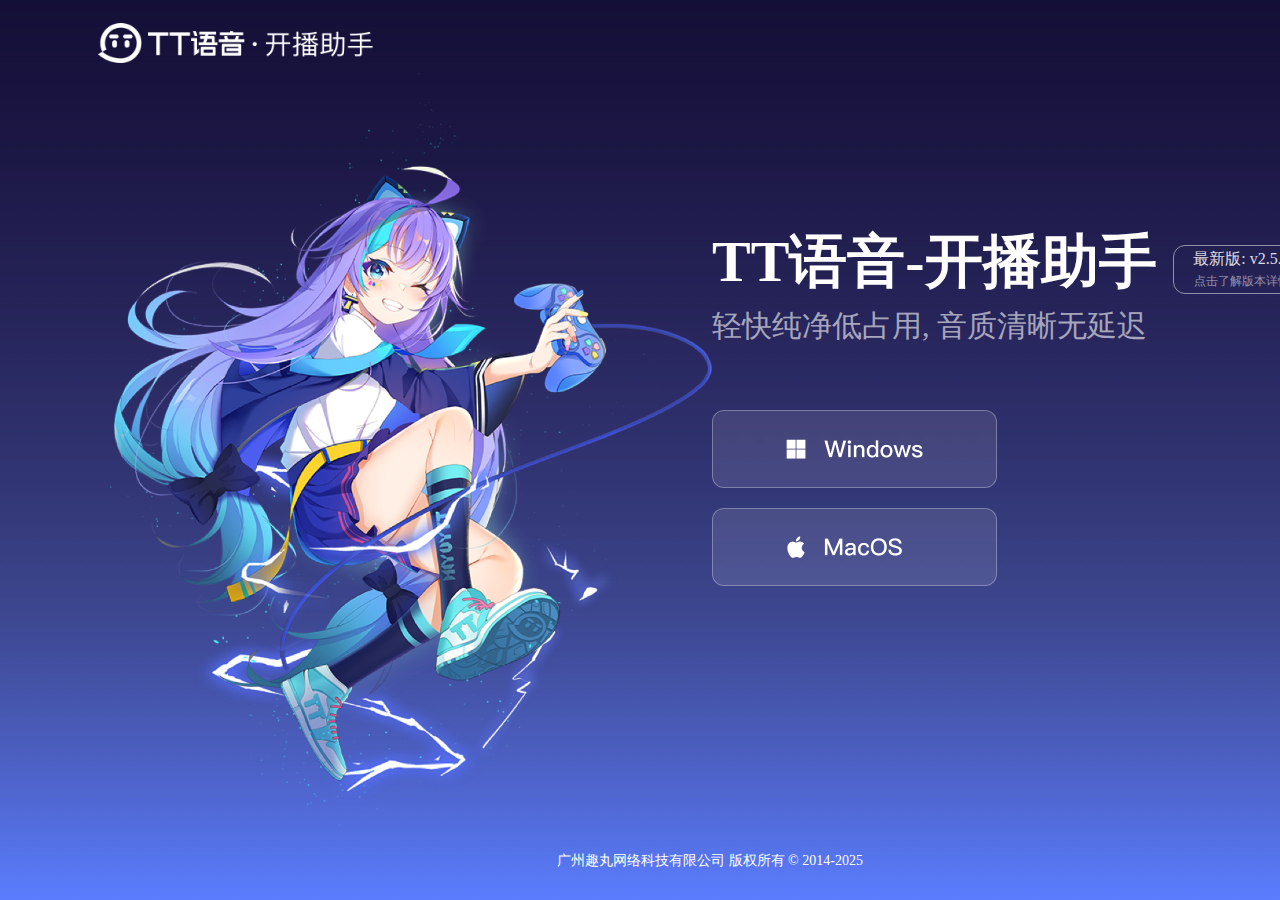
<file: index.htm>
<!DOCTYPE html>
<html lang="en">
<head>
    <meta charset="utf-8">
    <meta name="viewport" content="width=device-width, initial-scale=1.0">
    <meta http-equiv="X-UA-Compatible" content="ie=edge">
    <title>TT语音-开播助手</title>
	<link rel="shortcut icon" href="https://www.52tt.com/assets/images/favicon.ico"  type="image/x-icon" />
    <link rel="stylesheet" type="text/css" href="index.css" tppabs="https://pc.52tt.com/css/index.css" />
</head>
<style>
html{
	background:rgba(22,181,242,1)
}
.download {
    padding-right: 68px;
	width:530px;
}
.version-details {
	position: absolute;
    top: 142px;
    right: 0;
    border: 1px solid rgba(255,255,255,0.50);
    border-radius: 12px;
    color: rgba(255,255,255,0.85);
    font-size: 16px;
    display: flex;
    flex-direction: column;
    align-items: center;
    justify-content: center;
    box-sizing: border-box;
    width: 137px;
    height: 49px;
}
.subtitle {
   color: rgba(255,255,255,0.60);
   font-size: 30px;
   text-align: left;
}
.title{
	font-size:58px;
}
.version-details:hover {
    color: rgba(255,255,255,0.85);
	background-color:rgba(255,255,255,0.2);
}

.version-details span {
	color:rgba(255,255,255,0.5);
	font-size:12px;
	text-align: center;
}
.subtitle {
	margin-top: 10px;
}
.main {
	width:1200px;
}
.download-32 {
 	width: 285px;
    height: 78px;
    padding: 22px 0px 0px 41px;
    background: rgba(255,255,255,0.10);
    border: 1.5px solid rgba(255,255,255,0.30);
    border-radius: 12px;
    box-sizing: border-box;
    cursor: pointer;
}
.download-32:hover {
    border: 2px solid rgba(255,255,255,0.40);
	background: rgba(255,255,255,0.20);
}
.windows-download {
	width:140px;
	height:33px;
}
.mac-download {
	width:120px;
	height:33px;
}

.mac-download-div {
 height:220px;
  width: 285px;
}
.mac-change {
	 width: 285px;
     height: 84px;
     background: #303135;
     border-radius: 12px;
	 display: flex;
     flex-direction: column;
     align-items: center;
     justify-content: center;
	 margin-top:10px;
	 padding-left:5px;
}
.mac-inter {
  text-align: left;
  width:240px;
  height:28px;
  line-height:28px;
  font-size: 14px;
  padding-left:20px;
}
.mac-inter:hover {
	background: #4687ff;
    border-radius: 4px;
}
.mac-M1 {
  text-align: left;
  width:240px;
  height:28px;
  line-height:28px;
  font-size: 14px;
  padding-left:20px;
  margin-top: 5px;
}
.mac-M1:hover {
	background: #4687ff;
    border-radius: 4px;
}
.img-download {
  width:18px;
  height:18px;
  vertical-align: -4px;
}

</style>	
<body ondragstart="window.event.returnValue=false;return false;"
    oncontextmenu="window.event.returnValue=false;return false;" onselectstart="event.returnValue=false;return false;">
   <!-- <video class="fullscreenvideo" id="bgvid" style="object-fit:cover" playsinline="" autoplay="" muted="" loop="">
        <source src="https://appcdn.52tt.com/web/frontend-web-tt-resource-tt-desktop-official/resource/img/BG.mp4" type="video/mp4">
      </video>-->
    <div class="wrap">
        <img src="logo_black.b38d682.png" class="logo" data-v-5b89543c="">
        <div class="main">
            <img style="width:602px" class="pc-img" draggable="false" src="pc1.png" tppabs="https://pc.52tt.com/media/1263/pc1.png">
            <div class="download">
                <h1 class="title">TT语音-开播助手</h1>
                <h3 class="subtitle">轻快纯净低占用, 音质清晰无延迟</h3>
                <a  class="download-32"  draggable="false" href="https://pc-dl.52tt.com/app-production/tt-pc-manager-new-electron/tt-desktop.exe">
                    <!-- <img draggable="false" class="download-icon" src="https://appcdn.52tt.com/web/frontend-web-tt-resource-tt-desktop-official/resource/img/icons-download.png">
                    <span class="download-text">下载PC版</span>
                    <span class="download-version">For Windows</span> -->
					<img draggable="false"  class="windows-download"   src="bt_pc_dl_windows-2x.png" tppabs="https://pc.52tt.com/media/1276/bt_pc_dl_windows-2x.png">
                </a>
                <!--<a draggable="false" href="https://pc-dl.52tt.com/app-production/tt-pc-manager/tt-desktop.exe" class="download-32">For Windows(32位)</a>-->
                <div class='mac-download-div'>
				<div draggable="false"  class="download-32 "  href="https://pc-dl.52tt.com/app-production/tt-pc-manager/tt-desktop-mac.dmg" >
					 <!--<span>For Mac版本</span>-->
					<img draggable="false" class="mac-download"   src="bt_pc_dl_mac-2x.png" tppabs="https://pc.52tt.com/media/1277/bt_pc_dl_mac-2x.png">
					
				 </div>
				 <div class="mac-change">
					<a draggable="false"  class="mac-inter"  href="https://pc-dl.52tt.com/app-production/tt-pc-manager/tt-desktop-mac.dmg" >
						<img draggable="false" class="img-download"   src="icon_pc_dl_download.png" tppabs="https://pc.52tt.com/media/1270/icon_pc_dl_download.png">
						MacOS 桌面版（Intel 芯片）	
					</a>
					<a draggable="false"  class="mac-M1"  href="https://pc-dl.52tt.com/app-production/tt-pc-manager/arm64/tt-desktop-mac-arm64.dmg" >
						<img draggable="false" class="img-download"   src="icon_pc_dl_download.png" tppabs="https://pc.52tt.com/media/1270/icon_pc_dl_download.png">
						MacOS 桌面版（Apple 芯片）	
					</a>
					</div>
				</div>
				 <a draggable="false"  href="https://activity.52tt.com/yy-act/ttpc/pcupdaterecord/" target="_blank"  class="version-details">最新版: v2.5.5<span>点击了解版本详情</span></a>
            </div>
        </div>
        <p class="copyright">广州趣丸网络科技有限公司 版权所有 © 2014-2025</p>
    </div>
</body>

</html>
<script>
		//获取浏览器信息
        function getPosType() {
			let userAgent = navigator.userAgent;
            let agent = navigator.userAgent.toLowerCase();
            let isMac = /macintosh|mac os x/i.test(navigator.userAgent);
			console.log(userAgent)
            if (agent.indexOf("win32") >= 0 || agent.indexOf("wow32") >= 0) {
                console.log("这是windows32位系统");
            }
            if (agent.indexOf("win64") >= 0 || agent.indexOf("wow64") >= 0) {
                console.log("这是windows64位系统");
            }
            if (isMac) {
                console.log("这是mac系统");
            }
        }
 		getPosType()
		let macChange= document.querySelector('.mac-change')
			macChange.style='display:none'
		let macDownload =document.querySelector('.mac-download-div')
			macDownload.onmouseenter= function () {
				console.log('进入范围')
				macChange.style='display:black'
			}	
			macDownload.onmouseleave= function () {
				console.log('离开范围')
				macChange.style='display:none'
			}
		
	
       

</script>
</file>
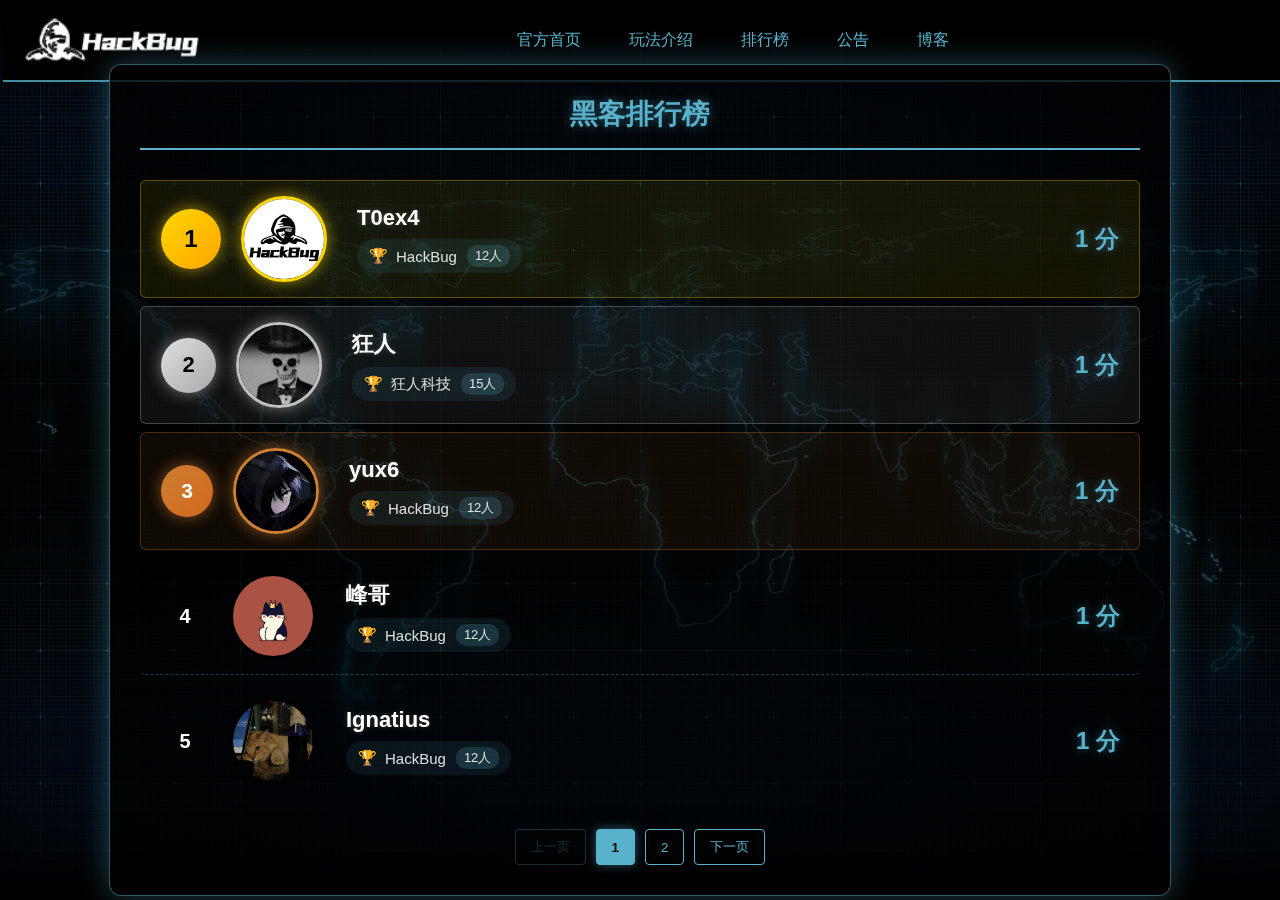
<file: id.html>
<!DOCTYPE html>
<html lang="zh">
<head>
    <meta charset="UTF-8" />
    <meta name="viewport" content="width=device-width, initial-scale=1" />
    <title>TT语音黑客排行榜-TT语音科技排行榜-TT语音技术人员-TT语音科技团队-TT语音黑客团队-HackBug黑客团队</title>
    <link rel="stylesheet" href="styles.css" />
    <style>
        /* 排行榜容器样式 */
        .ranking-container {
            position: relative;
            z-index: 2000;
            width: 80%;
            max-width: 1000px;
            margin: 120px auto 60px;
            background-color: rgba(0, 0, 0, 0.75);
            border: 1px solid rgba(88, 178, 204, 0.5);
            border-radius: 12px;
            padding: 30px;
            box-shadow: 0 0 30px rgba(88, 178, 204, 0.35);
        }

        .ranking-title {
            color: #58B2CC;
            text-align: center;
            margin-top: 0;
            margin-bottom: 30px;
            padding-bottom: 15px;
            border-bottom: 2px solid #58B2CC;
            font-size: 28px;
            text-shadow: 0 0 10px rgba(88, 178, 204, 0.5);
        }

        /* 排行榜列表样式 */
        .ranking-list {
            list-style: none;
            padding: 0;
            margin: 0;
        }

        .ranking-item {
            display: flex;
            align-items: center;
            padding: 15px 20px;
            border-bottom: 1px dashed rgba(88, 178, 204, 0.3);
            transition: all 0.3s ease;
            border-radius: 6px;
            margin-bottom: 8px;
        }

        .ranking-item:last-child {
            border-bottom: none;
        }

        .ranking-item:hover {
            background-color: rgba(88, 178, 204, 0.1);
            transform: translateX(5px);
        }

        .rank {
            width: 50px;
            height: 50px;
            display: flex;
            align-items: center;
            justify-content: center;
            font-size: 20px;
            font-weight: bold;
            color: #fff;
            margin-right: 20px;
            transition: all 0.3s ease;
        }

        /* 前三名特殊样式 */
        .rank.top-1 {
            background: linear-gradient(135deg, #FFD700, #FFA500);
            border-radius: 50%;
            color: #000;
            box-shadow: 0 0 15px rgba(255, 215, 0, 0.6);
            width: 60px;
            height: 60px;
            font-size: 24px;
        }

        .rank.top-2 {
            background: linear-gradient(135deg, #E0E0E0, #A9A9A9);
            border-radius: 50%;
            color: #000;
            box-shadow: 0 0 15px rgba(192, 192, 192, 0.6);
            width: 55px;
            height: 55px;
            font-size: 22px;
        }

        .rank.top-3 {
            background: linear-gradient(135deg, #CD7F32, #D2691E);
            border-radius: 50%;
            box-shadow: 0 0 15px rgba(205, 127, 50, 0.6);
            width: 52px;
            height: 52px;
            font-size: 21px;
        }

        /* 前三名整行特殊样式 */
        .ranking-item.top-1-item {
            background-color: rgba(255, 215, 0, 0.08);
            border: 1px solid rgba(255, 215, 0, 0.3);
        }

        .ranking-item.top-2-item {
            background-color: rgba(192, 192, 192, 0.08);
            border: 1px solid rgba(192, 192, 192, 0.3);
        }

        .ranking-item.top-3-item {
            background-color: rgba(205, 127, 50, 0.08);
            border: 1px solid rgba(205, 127, 50, 0.3);
        }

        .avatar {
            width: 80px;
            height: 80px;
            border-radius: 50%;
            object-fit: cover;
            margin-right: 30px;
            transition: all 0.3s ease;
            border-width: 3px;
            border-style: solid;
        }

        /* 前三名头像边框特殊样式 */
        .top-1-item .avatar {
            border-color: #FFD700;
            box-shadow: 0 0 15px rgba(255, 215, 0, 0.6);
        }

        .top-2-item .avatar {
            border-color: #C0C0C0;
            box-shadow: 0 0 15px rgba(192, 192, 192, 0.6);
        }

        .top-3-item .avatar {
            border-color: #CD7F32;
            box-shadow: 0 0 15px rgba(205, 127, 50, 0.6);
        }

        .user-info {
            flex: 1;
        }

        .user-name {
            font-size: 22px;
            color: #fff;
            margin: 0 0 8px 0;
            text-shadow: 0 0 5px rgba(255, 255, 255, 0.2);
        }

        /* 战队信息样式优化 */
        .team-info {
            display: flex;
            align-items: center;
            color: rgba(255, 255, 255, 0.85);
            font-size: 15px;
            background-color: rgba(88, 178, 204, 0.1);
            padding: 6px 12px;
            border-radius: 20px;
            width: fit-content;
        }

        .team-icon {
            margin-right: 8px;
            color: #58B2CC;
        }

        .team-size {
            background-color: rgba(88, 178, 204, 0.2);
            padding: 2px 8px;
            border-radius: 10px;
            margin-left: 10px;
            font-size: 13px;
        }

        .points {
            font-size: 24px;
            font-weight: bold;
            color: #58B2CC;
            min-width: 120px;
            text-align: right;
            text-shadow: 0 0 8px rgba(88, 178, 204, 0.5);
            transition: all 0.3s ease;
        }

        .ranking-item:hover .points {
            transform: scale(1.05);
        }

        /* 分页样式 */
        .pagination {
            display: flex;
            justify-content: center;
            margin-top: 30px;
        }

        .page-btn {
            background-color: rgba(0, 0, 0, 0.5);
            border: 1px solid #58B2CC;
            color: #58B2CC;
            padding: 8px 15px;
            margin: 0 5px;
            border-radius: 4px;
            cursor: pointer;
            transition: all 0.3s ease;
        }

        .page-btn:hover {
            background-color: rgba(88, 178, 204, 0.2);
            transform: translateY(-2px);
        }

        .page-btn.active {
            background-color: #58B2CC;
            color: #000;
            font-weight: bold;
            box-shadow: 0 0 10px rgba(88, 178, 204, 0.5);
        }

        .page-btn:disabled {
            opacity: 0.5;
            cursor: not-allowed;
            border-color: rgba(88, 178, 204, 0.5);
            color: rgba(88, 178, 204, 0.5);
        }
    </style>
</head>
<body>
    <header>
        <div class="navbar">
            <div class="logo">
                <img src="logo.png" alt="Logo" />
            </div>
            <nav class="nav-links">
                <ul>
                    <li><a href="index.html">官方首页</a></li>
                    <li><a href="#">玩法介绍</a></li>
                    <li><a href="id.html">排行榜</a></li>
                    <li><a href="#">公告</a></li>
                    <li><a href="#">博客</a></li>
                </ul>
            </nav>
        </div>
    </header>

    <!-- 排行榜容器 -->
    <div class="ranking-container">
        <h1 class="ranking-title">黑客排行榜</h1>
        
        <ul class="ranking-list" id="rankingList">
            <!-- 排行榜内容将通过JavaScript动态生成 -->
        </ul>
        
        <!-- 分页控件 -->
        <div class="pagination">
            <button class="page-btn" id="prevBtn" disabled>上一页</button>
            <button class="page-btn active" data-page="1">1</button>
            <button class="page-btn" data-page="2">2</button>
            <button class="page-btn" data-page="3">3</button>
            <button class="page-btn" id="nextBtn">下一页</button>
        </div>
    </div>

    <script>
        // 模拟排行榜数据
        const rankingData = [
            {
                id: 1,
                name: "T0ex4",
                avatar: "png/HackBUg.png",
                points: 1,
                team: "HackBug",
                teamSize: 12
            },
            {
                id: 2,
                name: "狂人",
                avatar: "png/kr.png",
                points: 1,
                team: "狂人科技",
                teamSize: 15
            },
            {
                id: 3,
                name: "yux6",
                avatar: "png/yux6.jpg",
                points: 1,
                team: "HackBug",
                teamSize: 12
            },
            {
                id: 4,
                name: "峰哥",
                avatar: "png/fg.jpg",
                points: 1,
                team: "HackBug",
                teamSize: 12
            },
            {
                id: 5,
                name: "Ignatius",
                avatar: "png/lg.jpg",
                points: 1,
                team: "HackBug",
                teamSize: 12
            },
            {
                id: 6,
                name: "大雾",
                avatar: "png/dw.jpg",
                points: 1,
                team: "HackBug",
                teamSize: 12
            },
            {
                id: 7,
                name: "余温",
                avatar: "png/yw.jpg",
                points: 1,
                team: "HackBug",
                teamSize: 12
            }
        ];

        // 分页配置
        const itemsPerPage = 5;
        let currentPage = 1;
        const totalPages = Math.ceil(rankingData.length / itemsPerPage);

        // 获取DOM元素
        const rankingList = document.getElementById('rankingList');
        const prevBtn = document.getElementById('prevBtn');
        const nextBtn = document.getElementById('nextBtn');
        const pageBtns = document.querySelectorAll('.page-btn[data-page]');

        // 渲染当前页数据
        function renderPage(page) {
            // 清空列表
            rankingList.innerHTML = '';
            
            // 计算当前页数据的起始和结束索引
            const startIndex = (page - 1) * itemsPerPage;
            const endIndex = Math.min(startIndex + itemsPerPage, rankingData.length);
            
            // 获取当前页数据
            const currentItems = rankingData.slice(startIndex, endIndex);
            
            // 渲染每个条目
            currentItems.forEach((item, index) => {
                const actualRank = startIndex + index + 1;
                const listItem = document.createElement('li');
                
                // 前三名整行特殊样式
                let itemClass = 'ranking-item';
                let rankClass = '';
                
                if (actualRank === 1) {
                    itemClass += ' top-1-item';
                    rankClass = 'top-1';
                } else if (actualRank === 2) {
                    itemClass += ' top-2-item';
                    rankClass = 'top-2';
                } else if (actualRank === 3) {
                    itemClass += ' top-3-item';
                    rankClass = 'top-3';
                }
                
                listItem.className = itemClass;
                
                listItem.innerHTML = `
                    <div class="rank ${rankClass}">${actualRank}</div>
                    <img src="${item.avatar}" alt="${item.name}" class="avatar">
                    <div class="user-info">
                        <h3 class="user-name">${item.name}</h3>
                        <div class="team-info">
                            <span class="team-icon">🏆</span>
                            <span class="team-name">${item.team}</span>
                            <span class="team-size">${item.teamSize}人</span>
                        </div>
                    </div>
                    <div class="points">${item.points} 分</div>
                `;
                
                rankingList.appendChild(listItem);
            });
            
            // 更新分页按钮状态
            updatePaginationButtons(page);
        }

        // 更新分页按钮状态
        function updatePaginationButtons(page) {
            currentPage = page;
            
            // 更新上一页/下一页按钮状态
            prevBtn.disabled = currentPage === 1;
            nextBtn.disabled = currentPage === totalPages;
            
            // 更新页码按钮状态
            pageBtns.forEach(btn => {
                const pageNum = parseInt(btn.dataset.page);
                if (pageNum === currentPage) {
                    btn.classList.add('active');
                } else {
                    btn.classList.remove('active');
                }
                
                // 隐藏超过总页数的按钮
                if (pageNum > totalPages) {
                    btn.style.display = 'none';
                } else {
                    btn.style.display = 'inline-block';
                }
            });
        }

        // 事件监听
        prevBtn.addEventListener('click', () => {
            if (currentPage > 1) {
                renderPage(currentPage - 1);
            }
        });

        nextBtn.addEventListener('click', () => {
            if (currentPage < totalPages) {
                renderPage(currentPage + 1);
            }
        });

        pageBtns.forEach(btn => {
            btn.addEventListener('click', () => {
                const page = parseInt(btn.dataset.page);
                renderPage(page);
            });
        });

        // 初始渲染第一页
        renderPage(1);
    </script>
</body>
</html>
</file>
<file: index.css>
html,
body,
div,
span,
img,
a,
p,
h1,
h3 {
  margin: 0;
  padding: 0;
}

img {
  border: 0;
}

a {
  outline: 0;
  border: 0;
  text-decoration: none;
}

html,
body {
  width: 100%;
  height: 100%;
  background-image: url(bg.jpg)/*tpa=https://pc.52tt.com/media/1264/bg.jpg*/;
  background-size: cover;
}

.wrap {
  position: relative;
  width: 100%;
  height: 100%;
  
  background-size: cover;
  min-width: 1420px;
  min-height: 700px;
  font-family: '微软雅黑';
}

.fullscreenvideo {
  position: absolute;
  top: 50%;
  left: 50%;
  min-width: 100%;
  min-height: 100%;
  /* width: 100%;
  height: 100%; */
  z-index: -100;
  -webkit-transform: translateX(-50%) translateY(-50%);
  transform: translateX(-50%) translateY(-50%);
  -webkit-transition: 1s opacity;
  transition: 1s opacity;
  background-size: 100% 100%;
}
body{
  overflow: hidden;
}

.logo {
  width: 276px;
  margin-top: 22.5px;
  margin-left: 97.5px;
}

.main {
  position: absolute;
  top: 0;
  right: 0;
  bottom: 0;
  left: 0;
  margin: auto;
  width: 1150px;
  height: 754px;
  overflow: hidden;
}

.pc-img {
  float: left;
  /* max-width: 972px;
  min-width: 800px; */
  width: 602px;
}

.download {
  float: right;
  margin-top: 150px;
}

.title {
  font-size: 60px;
  font-weight: bolder;
  color: rgba(255, 255, 255, 1);
}

.subtitle {
  margin-bottom: 39px;
  height: 60px;
  font-size: 30px;
  font-weight: 400;
  text-align: CENTER;
  color: rgba(255,255,255,0.60);
  line-height: 30px;
}

.download-btn {
  display: inline-block;
  width: 356px;
  height: 100px;
  font-weight: 400;
  color: rgba(255, 255, 255, 1);
  text-align: center;
  background: url('btn_download_normal.png')/*tpa=https://pc.52tt.com/media/1266/btn_download_normal.png*/;
  background-size: cover;
}

.download-btn:hover {
  background: url("btn_download_hover.png")/*tpa=https://pc.52tt.com/media/1265/btn_download_hover.png*/
    no-repeat center;
  background-size: cover;
}
.download-btn-new {
  display: inline-block;
  width: 356px;
  height: 100px;
  font-weight: 400;
  color: rgba(255, 255, 255, 1);
  text-align: center;
  background: rgba(255,255,255,0.30);
  border: 2px solid rgba(255,255,255,0.50);
  border-radius: 12px;
  display: flex;
  align-items: center;
  justify-content: center;
}

.download-icon {
  margin-top: 13px;
  width: 32px;
  vertical-align: middle;
}

.download-text {
  display: inline-block;
  margin-top: 13px;
  vertical-align: middle;
  font-size: 32px;
}

.download-version {
  display: block;
  font-size: 20px;
  font-weight: 300;
  opacity: 0.5;
}

.version-details {
  display: inline-block;
  margin-left: 15px;
  vertical-align: top;
  font-size: 20px;
  margin-top: 30px;
  line-height: 22px;
}
.version-details span{
  font-size: 13px;
  color: rgba(255,255,255,0.6);
}
a{
  color: rgba(255,255,255,0.8);
}
a:hover{
  color: rgba(255,255,255,1);
}
.download-32,.download-mac  {
  display: block;
  margin-top: 20px;
  width: 310px;
  font-weight: 300;
  font-size: 20px;
}
.download-32 {
  text-indent: 30px;
  text-align: left;
  background: url('icons-download.png')/*tpa=https://pc.52tt.com/media/1267/icons-download.png*/ no-repeat 0 center;
  background-size: 24px;
}
.download-mac {
  background: url('icons-download.png')/*tpa=https://pc.52tt.com/media/1267/icons-download.png*/ no-repeat 0 center;
  text-align: left;
  text-indent: 30px;
  background-size: 24px;
}

.copyright {
  position: absolute;
  bottom: 30px;
  width: 100%;
  font-size: 14px;
  font-weight: 100;
  color: #FFFFFF;
  text-align: center;
}
</file>
<file: styles.css>
body {
    margin: 0;
    font-family: Arial, sans-serif;
    background-image: url('background.jpg'); /* 保持背景图 */
    background-size: cover; /* 背景图覆盖 */
    background-position: center; /* 背景居中 */
    height: 100vh; /* 设置高度为视口高度 */
    display: flex; /* 让 body 使用 flex 布局 */
    flex-direction: column; /* 让内容垂直排列 */
    justify-content: center; /* 居中内容 */
}

header {
    position: fixed; /* 固定导航栏 */
    top: 0;
    left: 0;
    width: 100%;
    z-index: 1000;
    padding: 0px 3px;
}

.navbar {
    display: flex;
    align-items: center;
    justify-content: space-between;
    width: 100%;
    background-color: rgba(0, 0, 0, 0.9); /* 设置导航栏背景为黑色，透明度为0.9 */
    border-bottom: 2px solid rgba(88, 178, 204, 0.8); /* 设置底部边框 */
    padding: 10px 0;
}

.logo img {
    height: 60px;
}

.nav-links {
    flex-grow: 1;
    display: flex;
    justify-content: center;
}

.nav-links ul {
    list-style-type: none;
    padding: 0;
    margin: 0;
    display: flex;
}

.nav-links li {
    margin: 0 15px;
}

.nav-links a {
    text-decoration: none;
    color: #58B2CC;
    padding: 10px 15px;
    position: relative;
}

.nav-links a::after {
    content: '';
    display: block;
    height: 2px;
    background: #58B2CC;
    position: absolute;
    left: 0;
    right: 0;
    bottom: 0;
    transform: scaleX(0);
    transition: transform 0.3s ease;
}

.nav-links a:hover::after {
    transform: scaleX(1);
}

.language-switch {
    margin-left: 20px;
    font-size: 16px;
    color: #58B2CC;
}

/* 图片部分居中 */
.index-header {
    width: 80%;
    height: 80%;
    object-fit: cover;
    display: block;
    margin: 20px auto; /* 使图片居中 */
}

.container {
    display: flex;
    justify-content: center; /* 水平居中 */
    align-items: center;     /* 垂直居中 */
    height: 100vh;           /* 使容器占满整个视口 */
}


/* 基础样式重置与设置 */
body {
    margin: 0;
    font-family: Arial, sans-serif;
    background-image: url('background.jpg');
    background-size: cover;
    background-position: center;
    height: 100vh;
    display: flex;
    flex-direction: column;
    justify-content: center;
}

/* 导航栏样式 */
header {
    position: fixed;
    top: 0;
    left: 0;
    width: 100%;
    z-index: 1000;
    padding: 0 3px;
}

.navbar {
    display: flex;
    align-items: center;
    justify-content: space-between;
    width: 100%;
    background-color: rgba(0, 0, 0, 0.9);
    border-bottom: 2px solid rgba(88, 178, 204, 0.8);
    padding: 10px 0;
}

.logo img {
    height: 60px;
}

.nav-links {
    flex-grow: 1;
    display: flex;
    justify-content: center;
}

.nav-links ul {
    list-style-type: none;
    padding: 0;
    margin: 0;
    display: flex;
}

.nav-links li {
    margin: 0 15px;
}

.nav-links a {
    text-decoration: none;
    color: #58B2CC;
    padding: 10px 15px;
    position: relative;
}

.nav-links a::after {
    content: '';
    display: block;
    height: 2px;
    background: #58B2CC;
    position: absolute;
    left: 0;
    right: 0;
    bottom: 0;
    transform: scaleX(0);
    transition: transform 0.3s ease;
}

.nav-links a:hover::after {
    transform: scaleX(1);
}

.language-switch {
    margin-left: 20px;
    font-size: 16px;
    color: #58B2CC;
}

/* 图片样式 */
.index-header {
    width: 80%;
    height: 80%;
    object-fit: cover;
    display: block;
    margin: 20px auto;
}

.container {
    display: flex;
    justify-content: center;
    align-items: center;
    height: 100vh;
}

/* 优化后的导航栏样式 */
.navbar {
    display: flex;
    align-items: center;
    justify-content: space-between;
    width: 100%;
    background-color: rgba(0, 0, 0, 0.9);
    border-bottom: 2px solid rgba(88, 178, 204, 0.8); /* 保持原有边框 */
    padding: 10px 20px; /* 增加左右内边距 */
    box-sizing: border-box; /* 确保padding不影响总宽度 */
}

/* 优化logo居中显示 */
.logo {
    flex: 0 0 auto;
    display: flex;
    align-items: center;
    justify-content: center;
}

.logo img {
    height: 60px;
    display: block; /* 移除图片底部间隙 */
}

/* 优化导航链接居中 */
.nav-links {
    flex: 1; /* 让导航链接占据中间可用空间 */
    display: flex;
    justify-content: center; /* 水平居中 */
    margin: 0 20px; /* 与logo和右侧保持距离 */
}

.nav-links ul {
    list-style-type: none;
    padding: 0;
    margin: 0;
    display: flex;
    align-items: center; /* 垂直居中 */
}

/* 调整导航项间距，确保整体居中美观 */
.nav-links li {
    margin: 0 12px; /* 略微减小间距，避免溢出 */
}

/* 保持链接hover效果 */
.nav-links a {
    text-decoration: none;
    color: #58B2CC;
    padding: 10px 12px;
    position: relative;
    white-space: nowrap; /* 防止链接文字换行 */
}

/* 语言切换区域调整 */
.language-switch {
    flex: 0 0 auto;
    padding: 0 15px;
    display: flex;
    align-items: center;
    justify-content: center;
}

        /* 玩法介绍图片样式 */
        .article-content {
            text-align: center;
            padding: 10px 0;
        }

        .article-content img {
            width: 100%;
            max-width: 100%; /* 修改这里，将 500px 改为 100% */
            height: auto;
            border-radius: 4px;
            border: 1px solid rgba(88, 178, 204, 0.3);
        }
</file>
